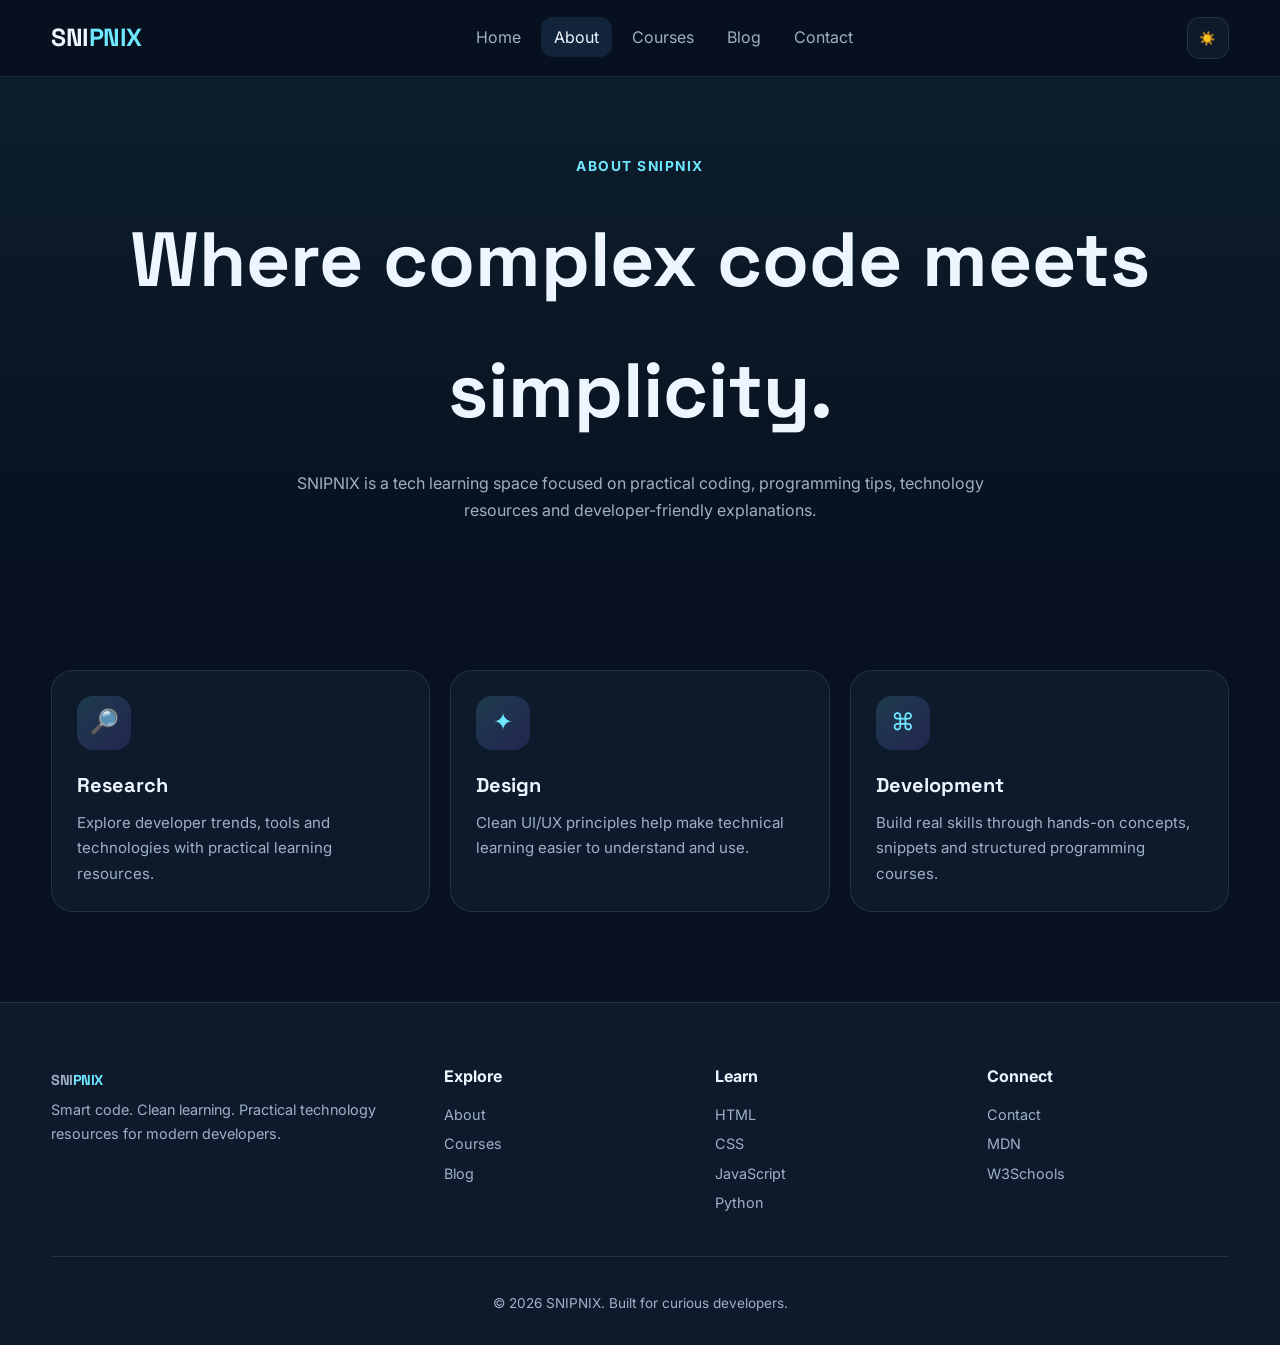
<file: About.html>
<!doctype html>
<html lang="en">

<head>
  <meta charset="utf-8">
  <meta name="viewport" content="width=device-width,initial-scale=1">
  <meta name="description" content="SNIPNIX — modern coding courses, tutorials and developer resources.">
  <title>About | SNIPNIX</title>
  <link rel="stylesheet" href="index.css">
      <link rel="icon" type="image/png" href="Snipnix_half_logo-removebg-preview.png">

  <link rel="stylesheet" href="https://cdnjs.cloudflare.com/ajax/libs/font-awesome/6.6.0/css/all.min.css">
</head>

<body>
  <header class="navbar">
    <div class="container nav-inner">
      <a class="brand" href="index.html">SNI<span>PNIX</span></a>
      <nav>
        <ul class="nav-links">
          <li><a class="" href="index.html">Home</a></li>
          <li><a class="active" href="About.html">About</a></li>
          <li><a class="" href="Services.html">Courses</a></li>
          <li><a class="" href="Blog.html">Blog</a></li>
          <li><a class="" href="Contact.html">Contact</a></li>
        </ul>
      </nav>
      <div class="nav-actions">
        <button id="theme-toggle" class="icon-btn" aria-label="Toggle theme">☀️</button>
        <button class="menu-btn" aria-label="Open menu" aria-expanded="false">☰</button>
      </div>
    </div>
  </header>
  <main>
    <section class="course-hero">
      <div class="container reveal"><span class="eyebrow">About SNIPNIX</span>
        <h1 style="font-family:Space Grotesk;font-size:clamp(2.5rem,6vw,4.8rem);margin:15px 0">Where complex code meets
          simplicity.</h1>
        <p style="color:var(--muted);max-width:760px;margin:auto">SNIPNIX is a tech learning space focused on practical
          coding, programming tips, technology resources and developer-friendly explanations.</p>
      </div>
    </section>
    <section class="section">
      <div class="container grid grid-3">
        <div class="card reveal">
          <div class="course-icon">🔎</div>
          <h3>Research</h3>
          <p>Explore developer trends, tools and technologies with practical learning resources.</p>
        </div>
        <div class="card reveal">
          <div class="course-icon">✦</div>
          <h3>Design</h3>
          <p>Clean UI/UX principles help make technical learning easier to understand and use.</p>
        </div>
        <div class="card reveal">
          <div class="course-icon">⌘</div>
          <h3>Development</h3>
          <p>Build real skills through hands-on concepts, snippets and structured programming courses.</p>
        </div>
      </div>
    </section>
  </main>
  <footer>
    <div class="container">
      <div class="footer-grid">
        <div><a class="brand" href="index.html">SNI<span>PNIX</span></a>
          <p>Smart code. Clean learning. Practical technology resources for modern developers.</p>
        </div>
        <div>
          <h4>Explore</h4><a href="About.html">About</a><a href="Services.html">Courses</a><a href="Blog.html">Blog</a>
        </div>
        <div>
          <h4>Learn</h4><a href="Htmlcourse.html">HTML</a><a href="Csscourse.html">CSS</a><a
            href="Jscourse.html">JavaScript</a><a href="Pythoncourse.html">Python</a>
        </div>
        <div>
          <h4>Connect</h4><a href="Contact.html">Contact</a><a href="https://developer.mozilla.org/"
            target="_blank">MDN</a><a href="https://www.w3schools.com/" target="_blank">W3Schools</a>
        </div>
      </div>
      <div class="copyright">© 2026 SNIPNIX. Built for curious developers.</div>
    </div>
  </footer>
  <script src="script.js"></script>
</body>

</html>
</file>
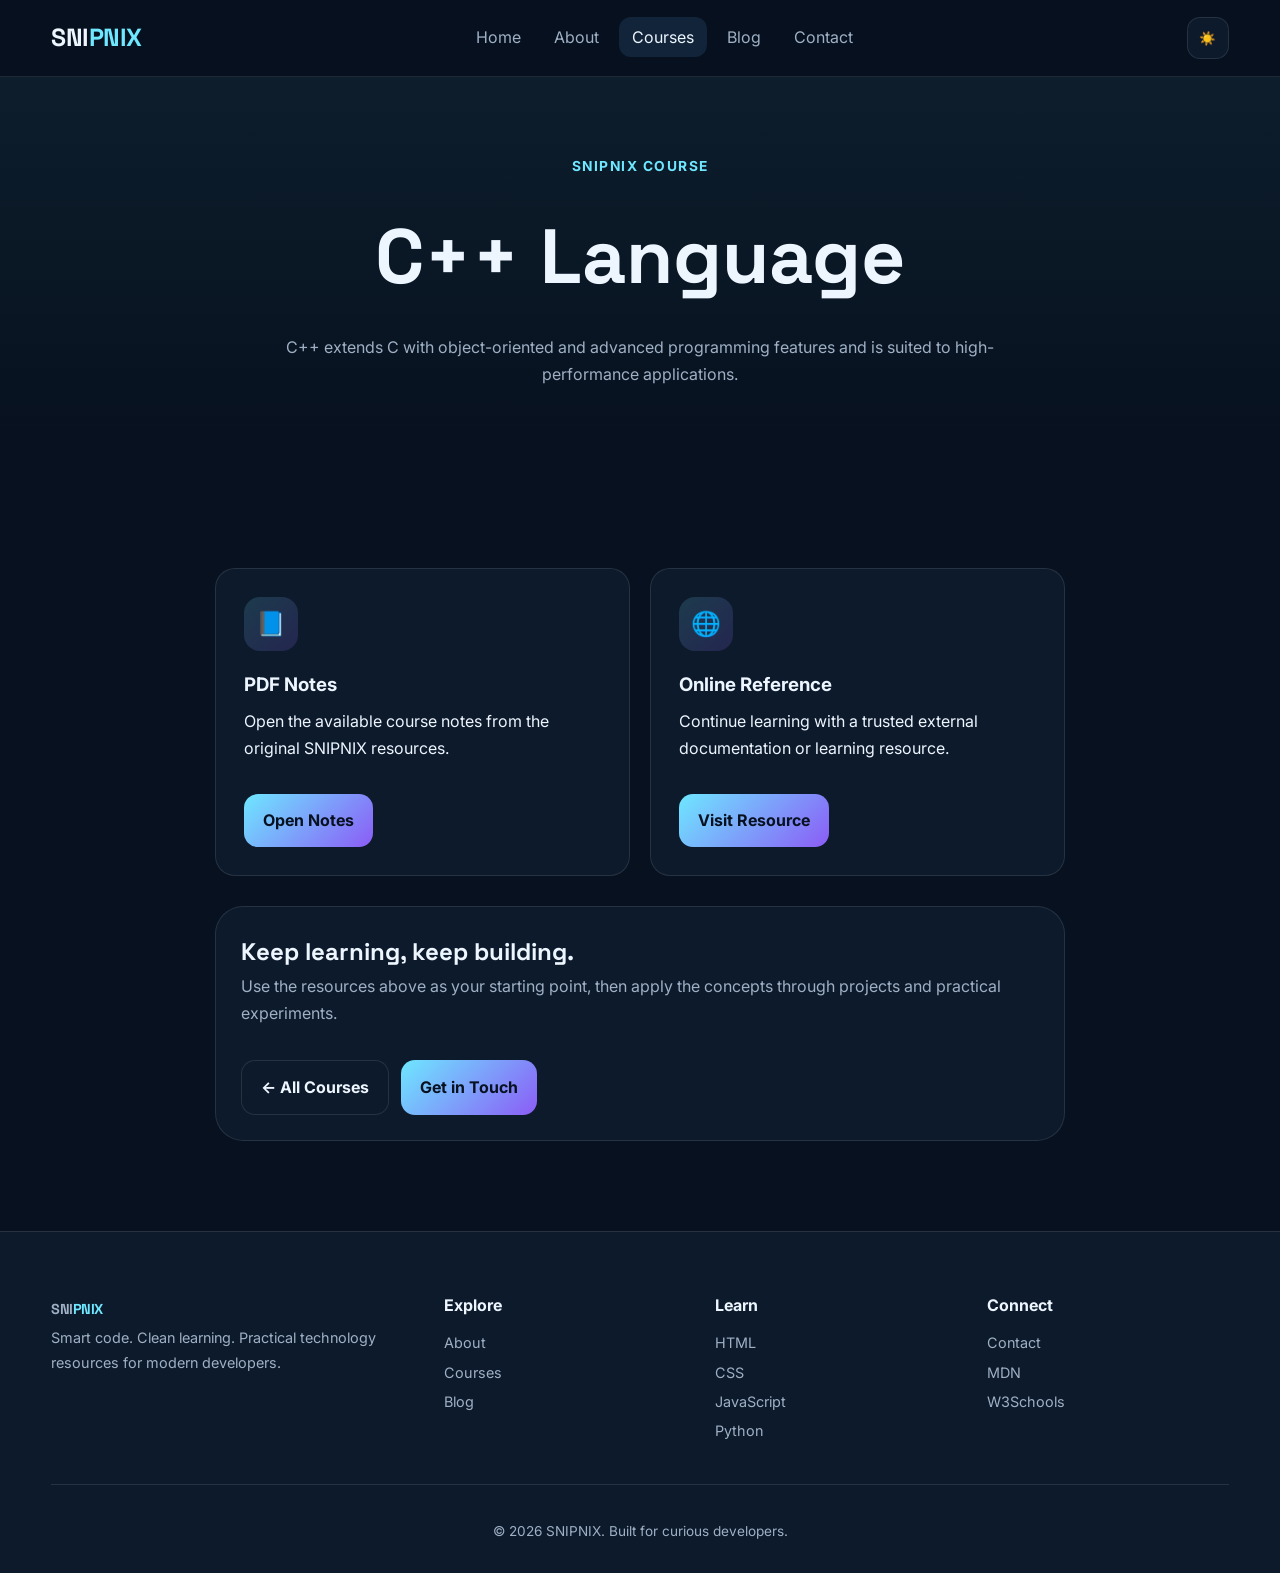
<file: C++course.html>
<!doctype html>
<html lang="en">

<head>
  <meta charset="utf-8">
  <meta name="viewport" content="width=device-width,initial-scale=1">
  <meta name="description" content="SNIPNIX — modern coding courses, tutorials and developer resources.">
  <title>C++ Language | SNIPNIX</title>
  <link rel="stylesheet" href="index.css">
      <link rel="icon" type="image/png" href="Snipnix_half_logo-removebg-preview.png">

  <link rel="stylesheet" href="https://cdnjs.cloudflare.com/ajax/libs/font-awesome/6.6.0/css/all.min.css">
</head>

<body>
  <header class="navbar">
    <div class="container nav-inner">
      <a class="brand" href="index.html">SNI<span>PNIX</span></a>
      <nav>
        <ul class="nav-links">
          <li><a class="" href="index.html">Home</a></li>
          <li><a class="" href="About.html">About</a></li>
          <li><a class="active" href="Services.html">Courses</a></li>
          <li><a class="" href="Blog.html">Blog</a></li>
          <li><a class="" href="Contact.html">Contact</a></li>
        </ul>
      </nav>
      <div class="nav-actions">
        <button id="theme-toggle" class="icon-btn" aria-label="Toggle theme">☀️</button>
        <button class="menu-btn" aria-label="Open menu" aria-expanded="false">☰</button>
      </div>
    </div>
  </header>
  <main>
    <section class="course-hero">
      <div class="container reveal"><span class="eyebrow">SNIPNIX COURSE</span>
        <h1 style="font-family:Space Grotesk;font-size:clamp(2.7rem,6vw,5rem);margin:12px 0">C++ Language</h1>
        <p style="color:var(--muted);max-width:800px;margin:auto">C++ extends C with object-oriented and advanced
          programming features and is suited to high-performance applications.</p>
      </div>
    </section>
    <section class="section">
      <div class="container course-content">
        <div class="resource-grid">
          <div class="resource reveal">
            <div class="course-icon">📘</div>
            <h3>PDF Notes</h3>
            <p>Open the available course notes from the original SNIPNIX resources.</p>
            <div class="actions"><a class="btn primary" href="C++ notes.pdf">Open Notes</a></div>
          </div>
          <div class="resource reveal">
            <div class="course-icon">🌐</div>
            <h3>Online Reference</h3>
            <p>Continue learning with a trusted external documentation or learning resource.</p>
            <div class="actions"><a class="btn primary" href="https://www.w3schools.com/cpp/default.asp" target="_blank"
                rel="noopener">Visit Resource</a></div>
          </div>
        </div>
        <div class="feature reveal" style="margin-top:30px;grid-template-columns:1fr">
          <div>
            <h2 style="font-family:Space Grotesk">Keep learning, keep building.</h2>
            <p style="color:var(--muted)">Use the resources above as your starting point, then apply the concepts
              through projects and practical experiments.</p>
            <div class="actions"><a class="btn secondary" href="Services.html">← All Courses</a><a class="btn primary"
                href="Contact.html">Get in Touch</a></div>
          </div>
        </div>
      </div>
    </section>
  </main>
  <footer>
    <div class="container">
      <div class="footer-grid">
        <div><a class="brand" href="index.html">SNI<span>PNIX</span></a>
          <p>Smart code. Clean learning. Practical technology resources for modern developers.</p>
        </div>
        <div>
          <h4>Explore</h4><a href="About.html">About</a><a href="Services.html">Courses</a><a href="Blog.html">Blog</a>
        </div>
        <div>
          <h4>Learn</h4><a href="Htmlcourse.html">HTML</a><a href="Csscourse.html">CSS</a><a
            href="Jscourse.html">JavaScript</a><a href="Pythoncourse.html">Python</a>
        </div>
        <div>
          <h4>Connect</h4><a href="Contact.html">Contact</a><a href="https://developer.mozilla.org/"
            target="_blank">MDN</a><a href="https://www.w3schools.com/" target="_blank">W3Schools</a>
        </div>
      </div>
      <div class="copyright">© 2026 SNIPNIX. Built for curious developers.</div>
    </div>
  </footer>
  <script src="script.js"></script>
</body>

</html>
</file>
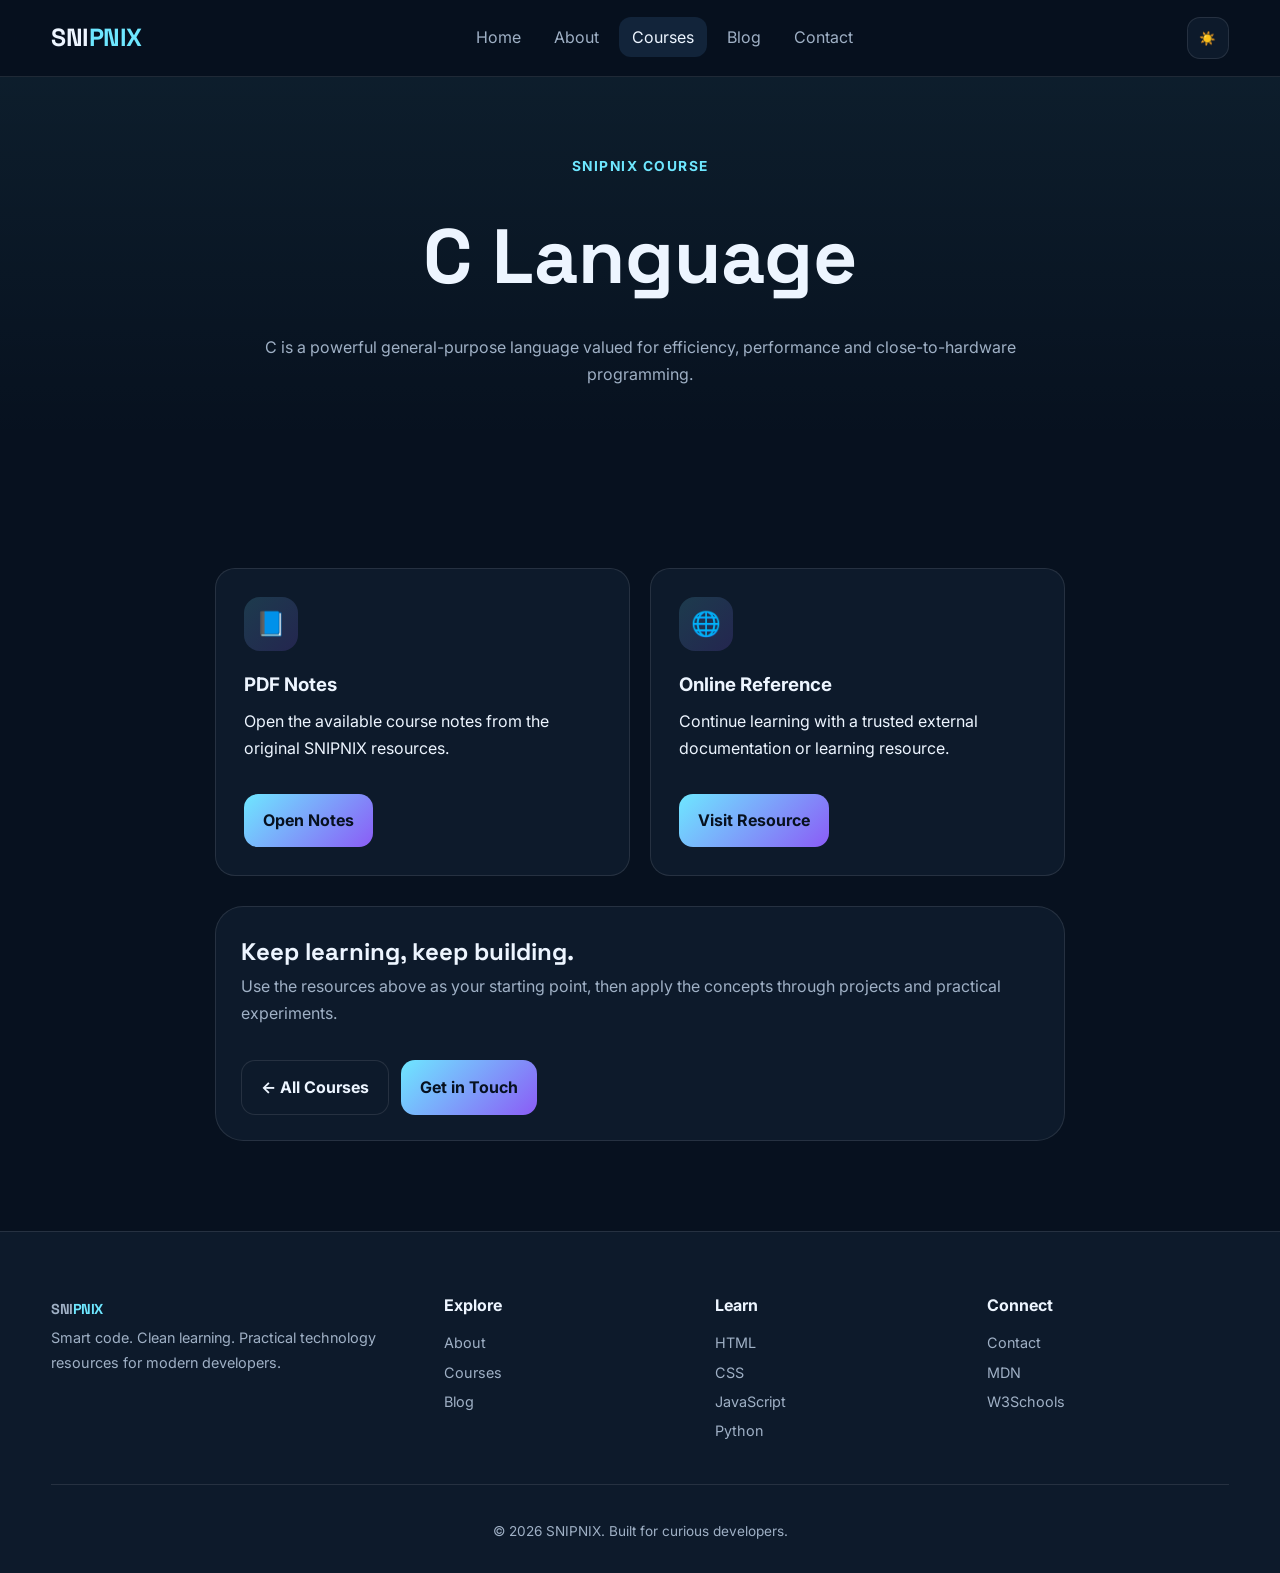
<file: Ccourse.html>
<!doctype html>
<html lang="en">

<head>
  <meta charset="utf-8">
  <meta name="viewport" content="width=device-width,initial-scale=1">
  <meta name="description" content="SNIPNIX — modern coding courses, tutorials and developer resources.">
  <title>C Language | SNIPNIX</title>
      <link rel="icon" type="image/png" href="Snipnix_half_logo-removebg-preview.png">

  <link rel="stylesheet" href="index.css">
  <link rel="stylesheet" href="https://cdnjs.cloudflare.com/ajax/libs/font-awesome/6.6.0/css/all.min.css">
</head>

<body>
  <header class="navbar">
    <div class="container nav-inner">
      <a class="brand" href="index.html">SNI<span>PNIX</span></a>
      <nav>
        <ul class="nav-links">
          <li><a class="" href="index.html">Home</a></li>
          <li><a class="" href="About.html">About</a></li>
          <li><a class="active" href="Services.html">Courses</a></li>
          <li><a class="" href="Blog.html">Blog</a></li>
          <li><a class="" href="Contact.html">Contact</a></li>
        </ul>
      </nav>
      <div class="nav-actions">
        <button id="theme-toggle" class="icon-btn" aria-label="Toggle theme">☀️</button>
        <button class="menu-btn" aria-label="Open menu" aria-expanded="false">☰</button>
      </div>
    </div>
  </header>
  <main>
    <section class="course-hero">
      <div class="container reveal"><span class="eyebrow">SNIPNIX COURSE</span>
        <h1 style="font-family:Space Grotesk;font-size:clamp(2.7rem,6vw,5rem);margin:12px 0">C Language</h1>
        <p style="color:var(--muted);max-width:800px;margin:auto">C is a powerful general-purpose language valued for
          efficiency, performance and close-to-hardware programming.</p>
      </div>
    </section>
    <section class="section">
      <div class="container course-content">
        <div class="resource-grid">
          <div class="resource reveal">
            <div class="course-icon">📘</div>
            <h3>PDF Notes</h3>
            <p>Open the available course notes from the original SNIPNIX resources.</p>
            <div class="actions"><a class="btn primary" href="C Notes.pdf">Open Notes</a></div>
          </div>
          <div class="resource reveal">
            <div class="course-icon">🌐</div>
            <h3>Online Reference</h3>
            <p>Continue learning with a trusted external documentation or learning resource.</p>
            <div class="actions"><a class="btn primary" href="https://www.w3schools.com/c/index.php" target="_blank"
                rel="noopener">Visit Resource</a></div>
          </div>
        </div>
        <div class="feature reveal" style="margin-top:30px;grid-template-columns:1fr">
          <div>
            <h2 style="font-family:Space Grotesk">Keep learning, keep building.</h2>
            <p style="color:var(--muted)">Use the resources above as your starting point, then apply the concepts
              through projects and practical experiments.</p>
            <div class="actions"><a class="btn secondary" href="Services.html">← All Courses</a><a class="btn primary"
                href="Contact.html">Get in Touch</a></div>
          </div>
        </div>
      </div>
    </section>
  </main>
  <footer>
    <div class="container">
      <div class="footer-grid">
        <div><a class="brand" href="index.html">SNI<span>PNIX</span></a>
          <p>Smart code. Clean learning. Practical technology resources for modern developers.</p>
        </div>
        <div>
          <h4>Explore</h4><a href="About.html">About</a><a href="Services.html">Courses</a><a href="Blog.html">Blog</a>
        </div>
        <div>
          <h4>Learn</h4><a href="Htmlcourse.html">HTML</a><a href="Csscourse.html">CSS</a><a
            href="Jscourse.html">JavaScript</a><a href="Pythoncourse.html">Python</a>
        </div>
        <div>
          <h4>Connect</h4><a href="Contact.html">Contact</a><a href="https://developer.mozilla.org/"
            target="_blank">MDN</a><a href="https://www.w3schools.com/" target="_blank">W3Schools</a>
        </div>
      </div>
      <div class="copyright">© 2026 SNIPNIX. Built for curious developers.</div>
    </div>
  </footer>
  <script src="script.js"></script>
</body>

</html>
</file>
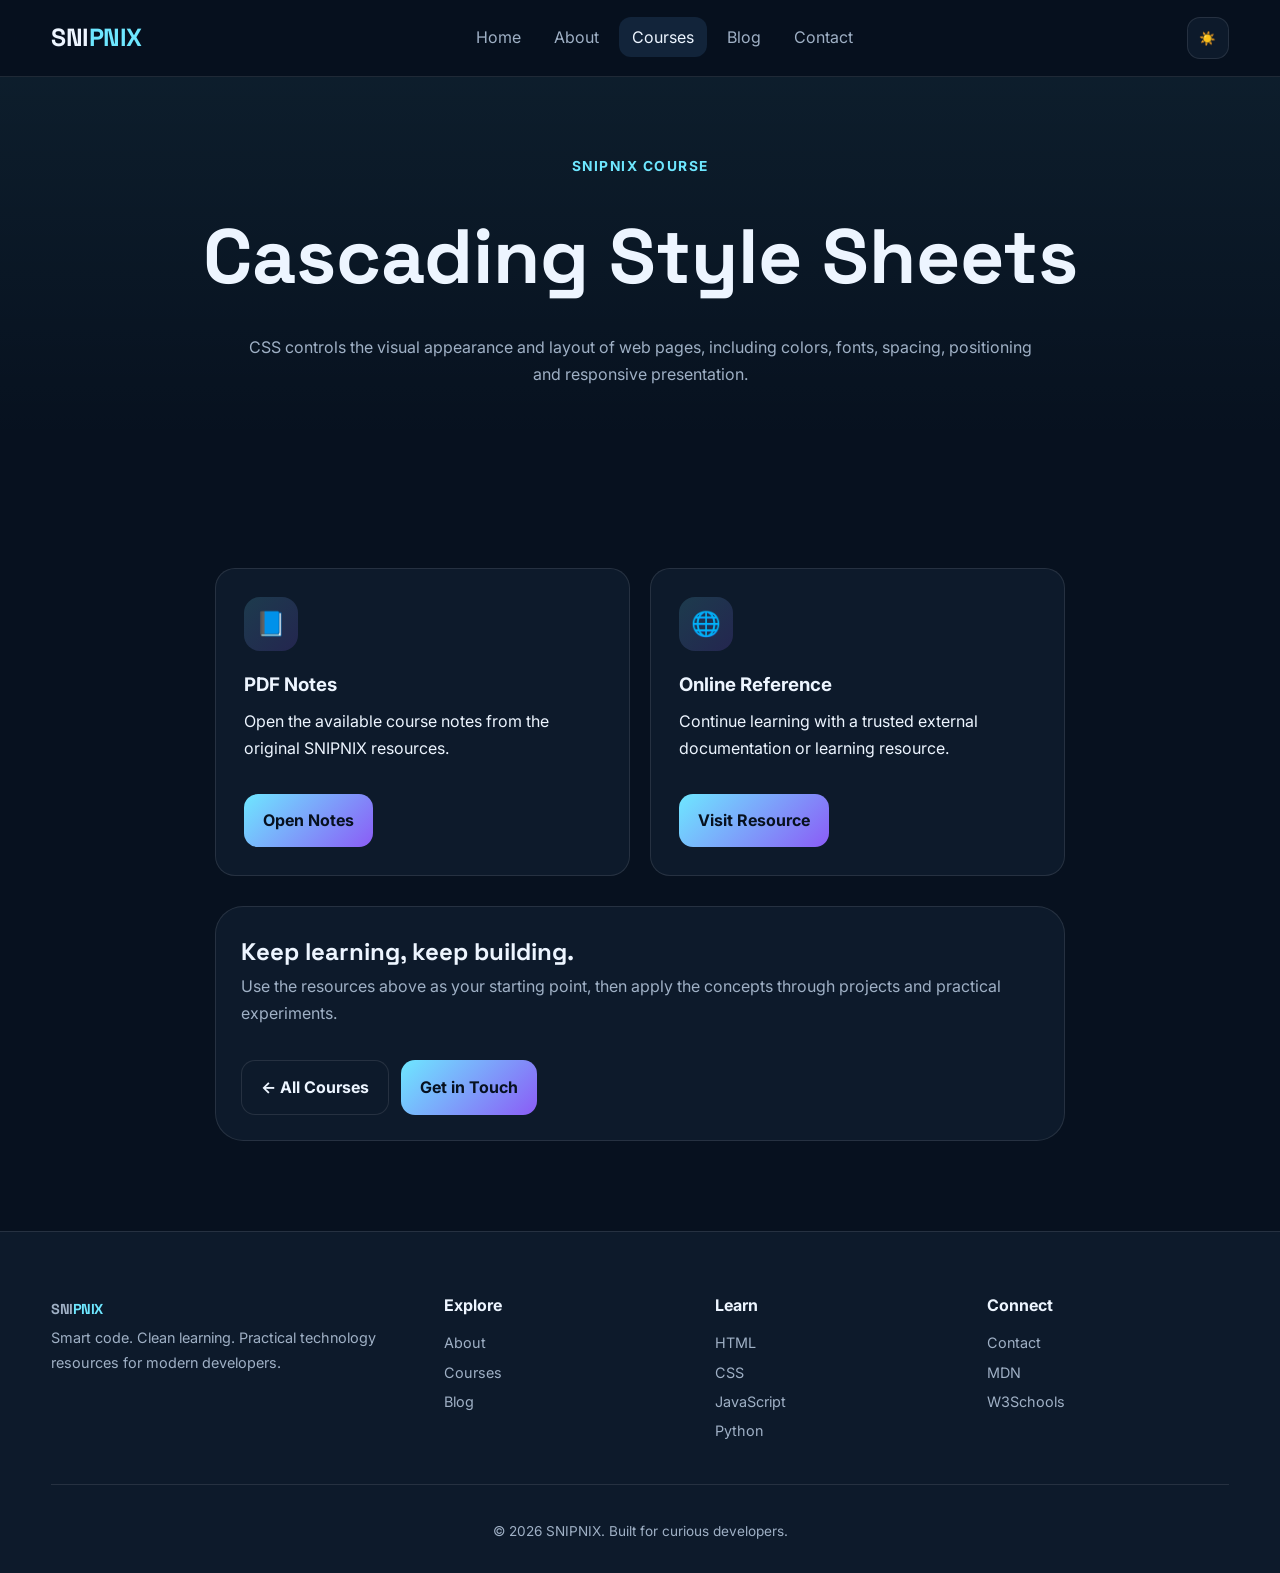
<file: Csscourse.html>
<!doctype html>
<html lang="en">

<head>
  <meta charset="utf-8">
  <meta name="viewport" content="width=device-width,initial-scale=1">
  <meta name="description" content="SNIPNIX — modern coding courses, tutorials and developer resources.">
  <title>Cascading Style Sheets | SNIPNIX</title>
  <link rel="stylesheet" href="index.css">
      <link rel="icon" type="image/png" href="Snipnix_half_logo-removebg-preview.png">

  <link rel="stylesheet" href="https://cdnjs.cloudflare.com/ajax/libs/font-awesome/6.6.0/css/all.min.css">
</head>

<body>
  <header class="navbar">
    <div class="container nav-inner">
      <a class="brand" href="index.html">SNI<span>PNIX</span></a>
      <nav>
        <ul class="nav-links">
          <li><a class="" href="index.html">Home</a></li>
          <li><a class="" href="About.html">About</a></li>
          <li><a class="active" href="Services.html">Courses</a></li>
          <li><a class="" href="Blog.html">Blog</a></li>
          <li><a class="" href="Contact.html">Contact</a></li>
        </ul>
      </nav>
      <div class="nav-actions">
        <button id="theme-toggle" class="icon-btn" aria-label="Toggle theme">☀️</button>
        <button class="menu-btn" aria-label="Open menu" aria-expanded="false">☰</button>
      </div>
    </div>
  </header>
  <main>
    <section class="course-hero">
      <div class="container reveal"><span class="eyebrow">SNIPNIX COURSE</span>
        <h1 style="font-family:Space Grotesk;font-size:clamp(2.7rem,6vw,5rem);margin:12px 0">Cascading Style Sheets</h1>
        <p style="color:var(--muted);max-width:800px;margin:auto">CSS controls the visual appearance and layout of web
          pages, including colors, fonts, spacing, positioning and responsive presentation.</p>
      </div>
    </section>
    <section class="section">
      <div class="container course-content">
        <div class="resource-grid">
          <div class="resource reveal">
            <div class="course-icon">📘</div>
            <h3>PDF Notes</h3>
            <p>Open the available course notes from the original SNIPNIX resources.</p>
            <div class="actions"><a class="btn primary" href="Css notes.pdf">Open Notes</a></div>
          </div>
          <div class="resource reveal">
            <div class="course-icon">🌐</div>
            <h3>Online Reference</h3>
            <p>Continue learning with a trusted external documentation or learning resource.</p>
            <div class="actions"><a class="btn primary" href="https://developer.mozilla.org/en-US/docs/Web/CSS"
                target="_blank" rel="noopener">Visit Resource</a></div>
          </div>
        </div>
        <div class="feature reveal" style="margin-top:30px;grid-template-columns:1fr">
          <div>
            <h2 style="font-family:Space Grotesk">Keep learning, keep building.</h2>
            <p style="color:var(--muted)">Use the resources above as your starting point, then apply the concepts
              through projects and practical experiments.</p>
            <div class="actions"><a class="btn secondary" href="Services.html">← All Courses</a><a class="btn primary"
                href="Contact.html">Get in Touch</a></div>
          </div>
        </div>
      </div>
    </section>
  </main>
  <footer>
    <div class="container">
      <div class="footer-grid">
        <div><a class="brand" href="index.html">SNI<span>PNIX</span></a>
          <p>Smart code. Clean learning. Practical technology resources for modern developers.</p>
        </div>
        <div>
          <h4>Explore</h4><a href="About.html">About</a><a href="Services.html">Courses</a><a href="Blog.html">Blog</a>
        </div>
        <div>
          <h4>Learn</h4><a href="Htmlcourse.html">HTML</a><a href="Csscourse.html">CSS</a><a
            href="Jscourse.html">JavaScript</a><a href="Pythoncourse.html">Python</a>
        </div>
        <div>
          <h4>Connect</h4><a href="Contact.html">Contact</a><a href="https://developer.mozilla.org/"
            target="_blank">MDN</a><a href="https://www.w3schools.com/" target="_blank">W3Schools</a>
        </div>
      </div>
      <div class="copyright">© 2026 SNIPNIX. Built for curious developers.</div>
    </div>
  </footer>
  <script src="script.js"></script>
</body>

</html>
</file>
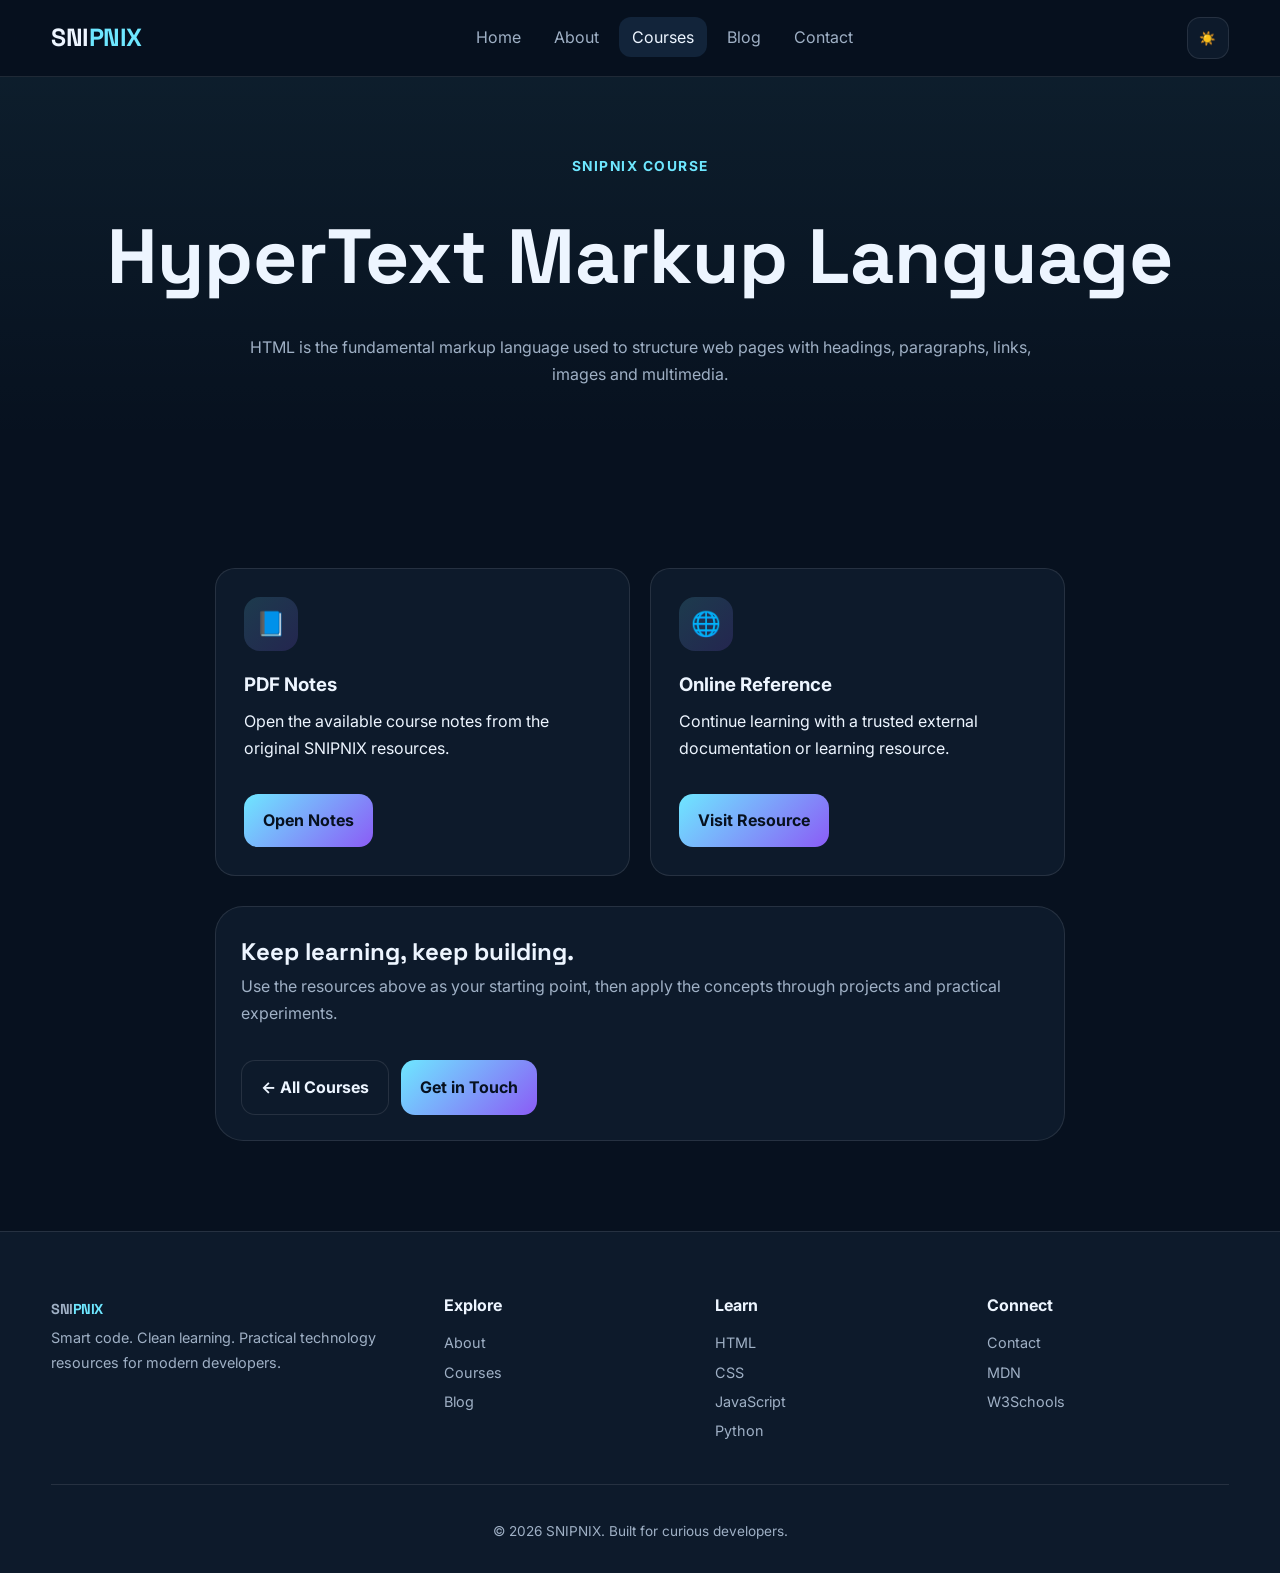
<file: Htmlcourse.html>
<!doctype html>
<html lang="en">

<head>
  <meta charset="utf-8">
  <meta name="viewport" content="width=device-width,initial-scale=1">
  <meta name="description" content="SNIPNIX — modern coding courses, tutorials and developer resources.">
  <title>HyperText Markup Language | SNIPNIX</title>
  <link rel="stylesheet" href="index.css">
      <link rel="icon" type="image/png" href="Snipnix_half_logo-removebg-preview.png">

  <link rel="stylesheet" href="https://cdnjs.cloudflare.com/ajax/libs/font-awesome/6.6.0/css/all.min.css">
</head>

<body>
  <header class="navbar">
    <div class="container nav-inner">
      <a class="brand" href="index.html">SNI<span>PNIX</span></a>
      <nav>
        <ul class="nav-links">
          <li><a class="" href="index.html">Home</a></li>
          <li><a class="" href="About.html">About</a></li>
          <li><a class="active" href="Services.html">Courses</a></li>
          <li><a class="" href="Blog.html">Blog</a></li>
          <li><a class="" href="Contact.html">Contact</a></li>
        </ul>
      </nav>
      <div class="nav-actions">
        <button id="theme-toggle" class="icon-btn" aria-label="Toggle theme">☀️</button>
        <button class="menu-btn" aria-label="Open menu" aria-expanded="false">☰</button>
      </div>
    </div>
  </header>
  <main>
    <section class="course-hero">
      <div class="container reveal"><span class="eyebrow">SNIPNIX COURSE</span>
        <h1 style="font-family:Space Grotesk;font-size:clamp(2.7rem,6vw,5rem);margin:12px 0">HyperText Markup Language
        </h1>
        <p style="color:var(--muted);max-width:800px;margin:auto">HTML is the fundamental markup language used to
          structure web pages with headings, paragraphs, links, images and multimedia.</p>
      </div>
    </section>
    <section class="section">
      <div class="container course-content">
        <div class="resource-grid">
          <div class="resource reveal">
            <div class="course-icon">📘</div>
            <h3>PDF Notes</h3>
            <p>Open the available course notes from the original SNIPNIX resources.</p>
            <div class="actions"><a class="btn primary" href="HTML Notes.pdf">Open Notes</a></div>
          </div>
          <div class="resource reveal">
            <div class="course-icon">🌐</div>
            <h3>Online Reference</h3>
            <p>Continue learning with a trusted external documentation or learning resource.</p>
            <div class="actions"><a class="btn primary" href="https://developer.mozilla.org/en-US/docs/Web/HTML"
                target="_blank" rel="noopener">Visit Resource</a></div>
          </div>
        </div>
        <div class="feature reveal" style="margin-top:30px;grid-template-columns:1fr">
          <div>
            <h2 style="font-family:Space Grotesk">Keep learning, keep building.</h2>
            <p style="color:var(--muted)">Use the resources above as your starting point, then apply the concepts
              through projects and practical experiments.</p>
            <div class="actions"><a class="btn secondary" href="Services.html">← All Courses</a><a class="btn primary"
                href="Contact.html">Get in Touch</a></div>
          </div>
        </div>
      </div>
    </section>
  </main>
  <footer>
    <div class="container">
      <div class="footer-grid">
        <div><a class="brand" href="index.html">SNI<span>PNIX</span></a>
          <p>Smart code. Clean learning. Practical technology resources for modern developers.</p>
        </div>
        <div>
          <h4>Explore</h4><a href="About.html">About</a><a href="Services.html">Courses</a><a href="Blog.html">Blog</a>
        </div>
        <div>
          <h4>Learn</h4><a href="Htmlcourse.html">HTML</a><a href="Csscourse.html">CSS</a><a
            href="Jscourse.html">JavaScript</a><a href="Pythoncourse.html">Python</a>
        </div>
        <div>
          <h4>Connect</h4><a href="Contact.html">Contact</a><a href="https://developer.mozilla.org/"
            target="_blank">MDN</a><a href="https://www.w3schools.com/" target="_blank">W3Schools</a>
        </div>
      </div>
      <div class="copyright">© 2026 SNIPNIX. Built for curious developers.</div>
    </div>
  </footer>
  <script src="script.js"></script>
</body>

</html>
</file>
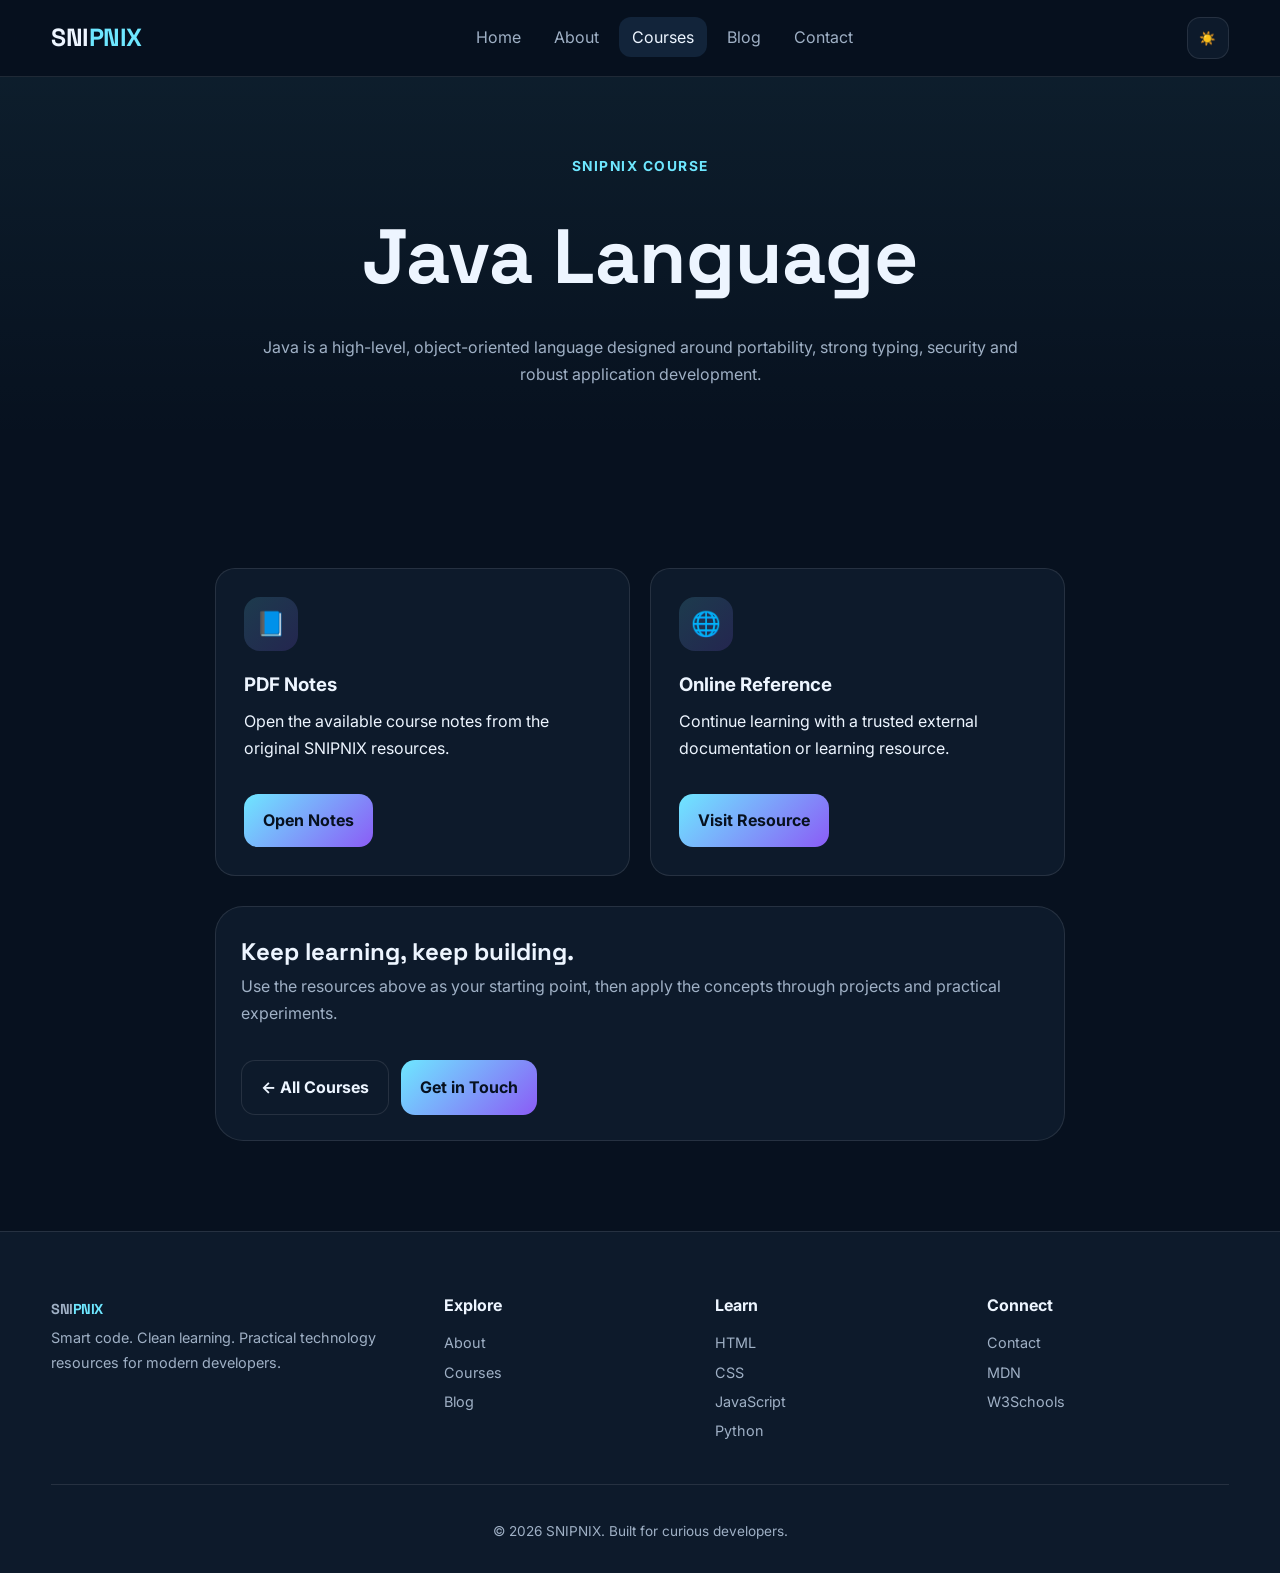
<file: Javacourse.html>
<!doctype html>
<html lang="en">

<head>
  <meta charset="utf-8">
  <meta name="viewport" content="width=device-width,initial-scale=1">
  <meta name="description" content="SNIPNIX — modern coding courses, tutorials and developer resources.">
  <title>Java Language | SNIPNIX</title>
  <link rel="stylesheet" href="index.css">
      <link rel="icon" type="image/png" href="Snipnix_half_logo-removebg-preview.png">

  <link rel="stylesheet" href="https://cdnjs.cloudflare.com/ajax/libs/font-awesome/6.6.0/css/all.min.css">
</head>

<body>
  <header class="navbar">
    <div class="container nav-inner">
      <a class="brand" href="index.html">SNI<span>PNIX</span></a>
      <nav>
        <ul class="nav-links">
          <li><a class="" href="index.html">Home</a></li>
          <li><a class="" href="About.html">About</a></li>
          <li><a class="active" href="Services.html">Courses</a></li>
          <li><a class="" href="Blog.html">Blog</a></li>
          <li><a class="" href="Contact.html">Contact</a></li>
        </ul>
      </nav>
      <div class="nav-actions">
        <button id="theme-toggle" class="icon-btn" aria-label="Toggle theme">☀️</button>
        <button class="menu-btn" aria-label="Open menu" aria-expanded="false">☰</button>
      </div>
    </div>
  </header>
  <main>
    <section class="course-hero">
      <div class="container reveal"><span class="eyebrow">SNIPNIX COURSE</span>
        <h1 style="font-family:Space Grotesk;font-size:clamp(2.7rem,6vw,5rem);margin:12px 0">Java Language</h1>
        <p style="color:var(--muted);max-width:800px;margin:auto">Java is a high-level, object-oriented language
          designed around portability, strong typing, security and robust application development.</p>
      </div>
    </section>
    <section class="section">
      <div class="container course-content">
        <div class="resource-grid">
          <div class="resource reveal">
            <div class="course-icon">📘</div>
            <h3>PDF Notes</h3>
            <p>Open the available course notes from the original SNIPNIX resources.</p>
            <div class="actions"><a class="btn primary" href="Java Complete Notes.pdf">Open Notes</a></div>
          </div>
          <div class="resource reveal">
            <div class="course-icon">🌐</div>
            <h3>Online Reference</h3>
            <p>Continue learning with a trusted external documentation or learning resource.</p>
            <div class="actions"><a class="btn primary" href="https://www.w3schools.com/java/" target="_blank"
                rel="noopener">Visit Resource</a></div>
          </div>
        </div>
        <div class="feature reveal" style="margin-top:30px;grid-template-columns:1fr">
          <div>
            <h2 style="font-family:Space Grotesk">Keep learning, keep building.</h2>
            <p style="color:var(--muted)">Use the resources above as your starting point, then apply the concepts
              through projects and practical experiments.</p>
            <div class="actions"><a class="btn secondary" href="Services.html">← All Courses</a><a class="btn primary"
                href="Contact.html">Get in Touch</a></div>
          </div>
        </div>
      </div>
    </section>
  </main>
  <footer>
    <div class="container">
      <div class="footer-grid">
        <div><a class="brand" href="index.html">SNI<span>PNIX</span></a>
          <p>Smart code. Clean learning. Practical technology resources for modern developers.</p>
        </div>
        <div>
          <h4>Explore</h4><a href="About.html">About</a><a href="Services.html">Courses</a><a href="Blog.html">Blog</a>
        </div>
        <div>
          <h4>Learn</h4><a href="Htmlcourse.html">HTML</a><a href="Csscourse.html">CSS</a><a
            href="Jscourse.html">JavaScript</a><a href="Pythoncourse.html">Python</a>
        </div>
        <div>
          <h4>Connect</h4><a href="Contact.html">Contact</a><a href="https://developer.mozilla.org/"
            target="_blank">MDN</a><a href="https://www.w3schools.com/" target="_blank">W3Schools</a>
        </div>
      </div>
      <div class="copyright">© 2026 SNIPNIX. Built for curious developers.</div>
    </div>
  </footer>
  <script src="script.js"></script>
</body>

</html>
</file>
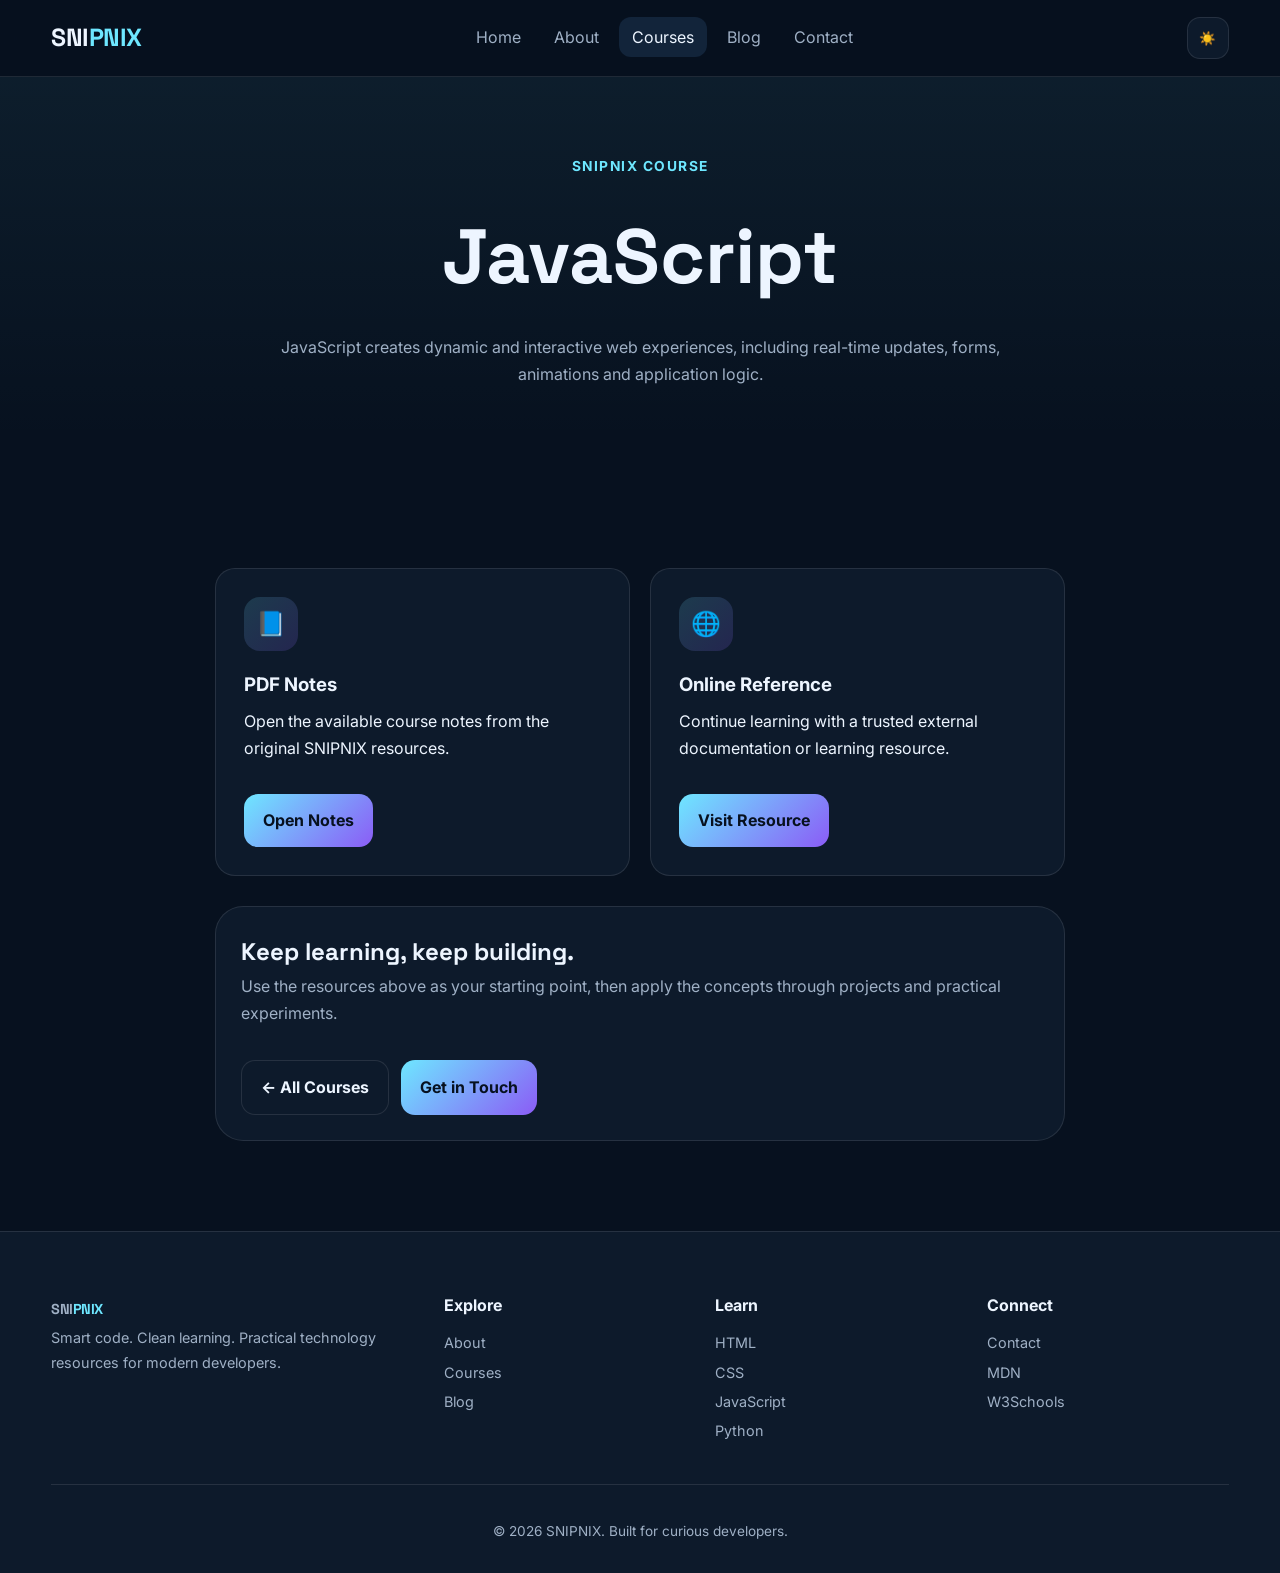
<file: Jscourse.html>
<!doctype html>
<html lang="en">

<head>
  <meta charset="utf-8">
  <meta name="viewport" content="width=device-width,initial-scale=1">
  <meta name="description" content="SNIPNIX — modern coding courses, tutorials and developer resources.">
  <title>JavaScript | SNIPNIX</title>
  <link rel="stylesheet" href="index.css">
      <link rel="icon" type="image/png" href="Snipnix_half_logo-removebg-preview.png">

  <link rel="stylesheet" href="https://cdnjs.cloudflare.com/ajax/libs/font-awesome/6.6.0/css/all.min.css">
</head>

<body>
  <header class="navbar">
    <div class="container nav-inner">
      <a class="brand" href="index.html">SNI<span>PNIX</span></a>
      <nav>
        <ul class="nav-links">
          <li><a class="" href="index.html">Home</a></li>
          <li><a class="" href="About.html">About</a></li>
          <li><a class="active" href="Services.html">Courses</a></li>
          <li><a class="" href="Blog.html">Blog</a></li>
          <li><a class="" href="Contact.html">Contact</a></li>
        </ul>
      </nav>
      <div class="nav-actions">
        <button id="theme-toggle" class="icon-btn" aria-label="Toggle theme">☀️</button>
        <button class="menu-btn" aria-label="Open menu" aria-expanded="false">☰</button>
      </div>
    </div>
  </header>
  <main>
    <section class="course-hero">
      <div class="container reveal"><span class="eyebrow">SNIPNIX COURSE</span>
        <h1 style="font-family:Space Grotesk;font-size:clamp(2.7rem,6vw,5rem);margin:12px 0">JavaScript</h1>
        <p style="color:var(--muted);max-width:800px;margin:auto">JavaScript creates dynamic and interactive web
          experiences, including real-time updates, forms, animations and application logic.</p>
      </div>
    </section>
    <section class="section">
      <div class="container course-content">
        <div class="resource-grid">
          <div class="resource reveal">
            <div class="course-icon">📘</div>
            <h3>PDF Notes</h3>
            <p>Open the available course notes from the original SNIPNIX resources.</p>
            <div class="actions"><a class="btn primary" href="JavaScript Notes.pdf">Open Notes</a></div>
          </div>
          <div class="resource reveal">
            <div class="course-icon">🌐</div>
            <h3>Online Reference</h3>
            <p>Continue learning with a trusted external documentation or learning resource.</p>
            <div class="actions"><a class="btn primary" href="https://developer.mozilla.org/en-US/docs/Web/JavaScript"
                target="_blank" rel="noopener">Visit Resource</a></div>
          </div>
        </div>
        <div class="feature reveal" style="margin-top:30px;grid-template-columns:1fr">
          <div>
            <h2 style="font-family:Space Grotesk">Keep learning, keep building.</h2>
            <p style="color:var(--muted)">Use the resources above as your starting point, then apply the concepts
              through projects and practical experiments.</p>
            <div class="actions"><a class="btn secondary" href="Services.html">← All Courses</a><a class="btn primary"
                href="Contact.html">Get in Touch</a></div>
          </div>
        </div>
      </div>
    </section>
  </main>
  <footer>
    <div class="container">
      <div class="footer-grid">
        <div><a class="brand" href="index.html">SNI<span>PNIX</span></a>
          <p>Smart code. Clean learning. Practical technology resources for modern developers.</p>
        </div>
        <div>
          <h4>Explore</h4><a href="About.html">About</a><a href="Services.html">Courses</a><a href="Blog.html">Blog</a>
        </div>
        <div>
          <h4>Learn</h4><a href="Htmlcourse.html">HTML</a><a href="Csscourse.html">CSS</a><a
            href="Jscourse.html">JavaScript</a><a href="Pythoncourse.html">Python</a>
        </div>
        <div>
          <h4>Connect</h4><a href="Contact.html">Contact</a><a href="https://developer.mozilla.org/"
            target="_blank">MDN</a><a href="https://www.w3schools.com/" target="_blank">W3Schools</a>
        </div>
      </div>
      <div class="copyright">© 2026 SNIPNIX. Built for curious developers.</div>
    </div>
  </footer>
  <script src="script.js"></script>
</body>

</html>
</file>
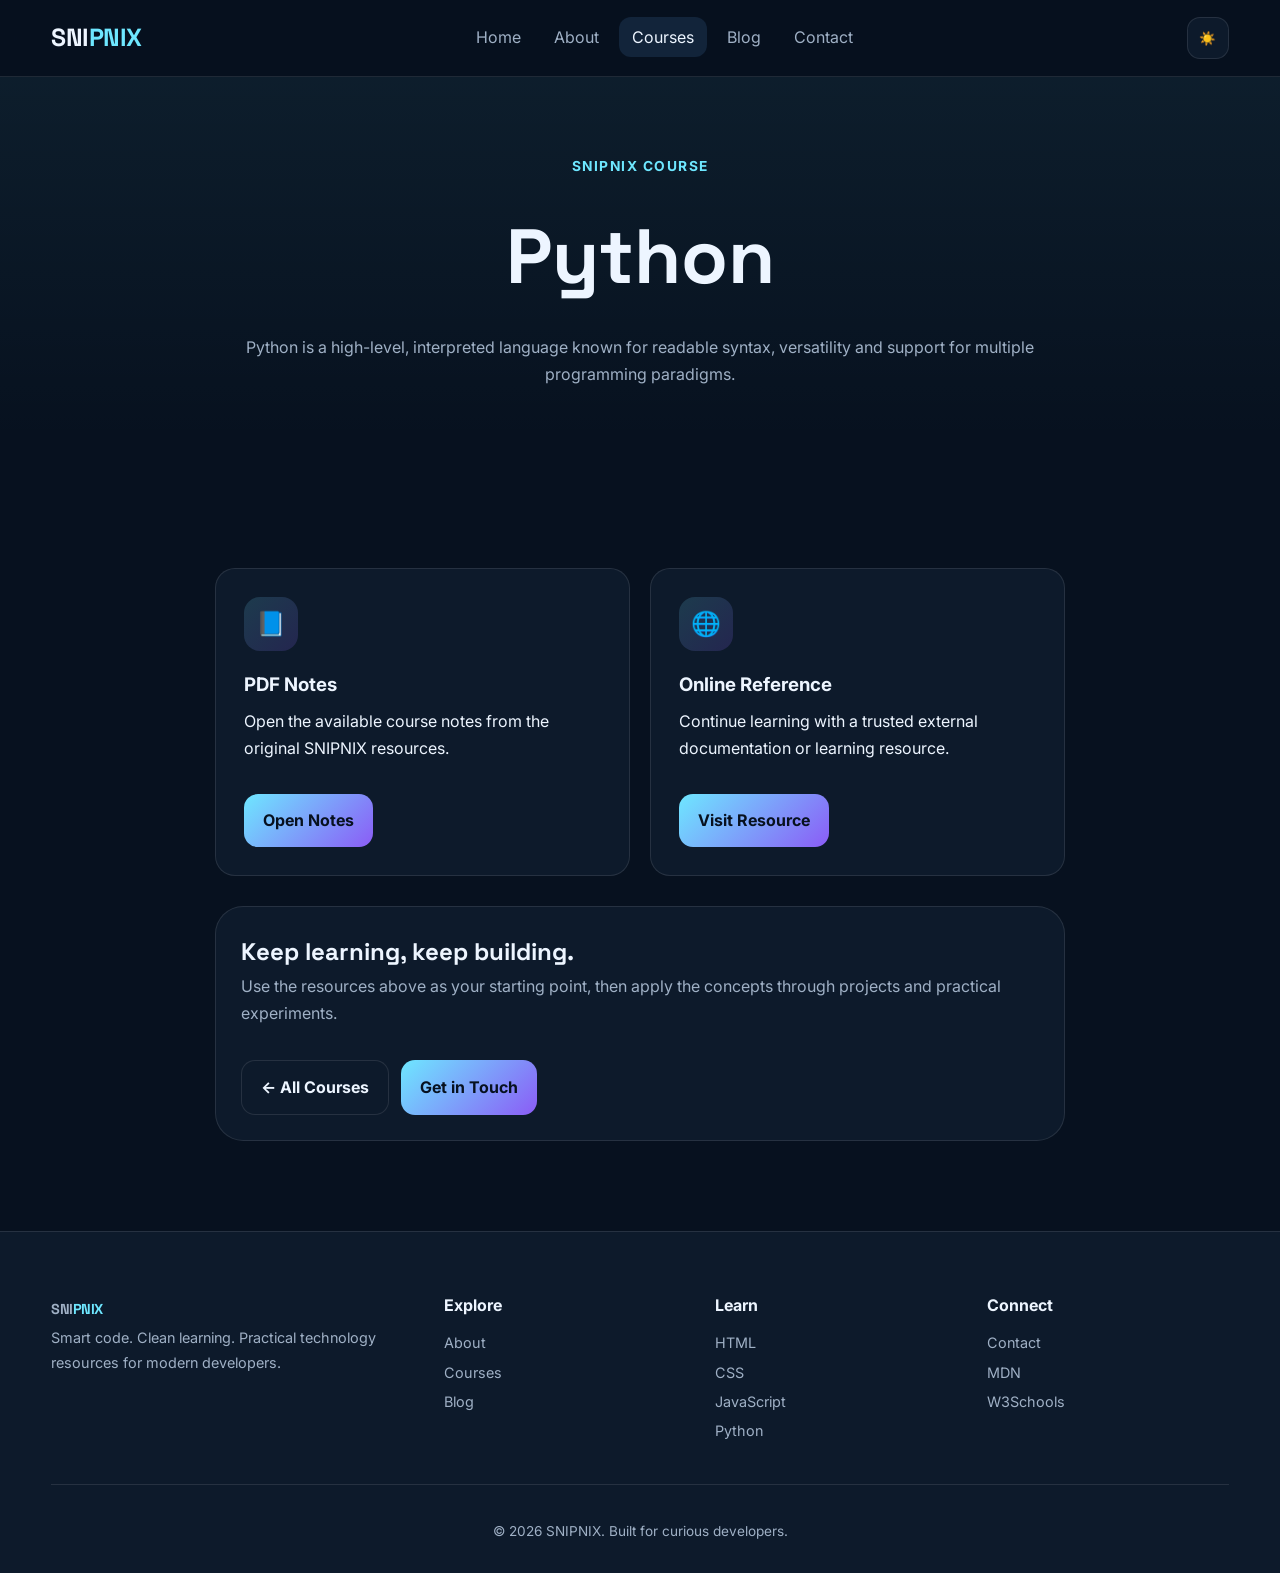
<file: Pythoncourse.html>
<!doctype html>
<html lang="en">

<head>
  <meta charset="utf-8">
  <meta name="viewport" content="width=device-width,initial-scale=1">
  <meta name="description" content="SNIPNIX — modern coding courses, tutorials and developer resources.">
  <title>Python | SNIPNIX</title>
  <link rel="stylesheet" href="index.css">
      <link rel="icon" type="image/png" href="Snipnix_half_logo-removebg-preview.png">

  <link rel="stylesheet" href="https://cdnjs.cloudflare.com/ajax/libs/font-awesome/6.6.0/css/all.min.css">
</head>

<body>
  <header class="navbar">
    <div class="container nav-inner">
      <a class="brand" href="index.html">SNI<span>PNIX</span></a>
      <nav>
        <ul class="nav-links">
          <li><a class="" href="index.html">Home</a></li>
          <li><a class="" href="About.html">About</a></li>
          <li><a class="active" href="Services.html">Courses</a></li>
          <li><a class="" href="Blog.html">Blog</a></li>
          <li><a class="" href="Contact.html">Contact</a></li>
        </ul>
      </nav>
      <div class="nav-actions">
        <button id="theme-toggle" class="icon-btn" aria-label="Toggle theme">☀️</button>
        <button class="menu-btn" aria-label="Open menu" aria-expanded="false">☰</button>
      </div>
    </div>
  </header>
  <main>
    <section class="course-hero">
      <div class="container reveal"><span class="eyebrow">SNIPNIX COURSE</span>
        <h1 style="font-family:Space Grotesk;font-size:clamp(2.7rem,6vw,5rem);margin:12px 0">Python</h1>
        <p style="color:var(--muted);max-width:800px;margin:auto">Python is a high-level, interpreted language known for
          readable syntax, versatility and support for multiple programming paradigms.</p>
      </div>
    </section>
    <section class="section">
      <div class="container course-content">
        <div class="resource-grid">
          <div class="resource reveal">
            <div class="course-icon">📘</div>
            <h3>PDF Notes</h3>
            <p>Open the available course notes from the original SNIPNIX resources.</p>
            <div class="actions"><a class="btn primary" href="Python notes.pdf">Open Notes</a></div>
          </div>
          <div class="resource reveal">
            <div class="course-icon">🌐</div>
            <h3>Online Reference</h3>
            <p>Continue learning with a trusted external documentation or learning resource.</p>
            <div class="actions"><a class="btn primary" href="https://www.w3schools.com/python/" target="_blank"
                rel="noopener">Visit Resource</a></div>
          </div>
        </div>
        <div class="feature reveal" style="margin-top:30px;grid-template-columns:1fr">
          <div>
            <h2 style="font-family:Space Grotesk">Keep learning, keep building.</h2>
            <p style="color:var(--muted)">Use the resources above as your starting point, then apply the concepts
              through projects and practical experiments.</p>
            <div class="actions"><a class="btn secondary" href="Services.html">← All Courses</a><a class="btn primary"
                href="Contact.html">Get in Touch</a></div>
          </div>
        </div>
      </div>
    </section>
  </main>
  <footer>
    <div class="container">
      <div class="footer-grid">
        <div><a class="brand" href="index.html">SNI<span>PNIX</span></a>
          <p>Smart code. Clean learning. Practical technology resources for modern developers.</p>
        </div>
        <div>
          <h4>Explore</h4><a href="About.html">About</a><a href="Services.html">Courses</a><a href="Blog.html">Blog</a>
        </div>
        <div>
          <h4>Learn</h4><a href="Htmlcourse.html">HTML</a><a href="Csscourse.html">CSS</a><a
            href="Jscourse.html">JavaScript</a><a href="Pythoncourse.html">Python</a>
        </div>
        <div>
          <h4>Connect</h4><a href="Contact.html">Contact</a><a href="https://developer.mozilla.org/"
            target="_blank">MDN</a><a href="https://www.w3schools.com/" target="_blank">W3Schools</a>
        </div>
      </div>
      <div class="copyright">© 2026 SNIPNIX. Built for curious developers.</div>
    </div>
  </footer>
  <script src="script.js"></script>
</body>

</html>
</file>
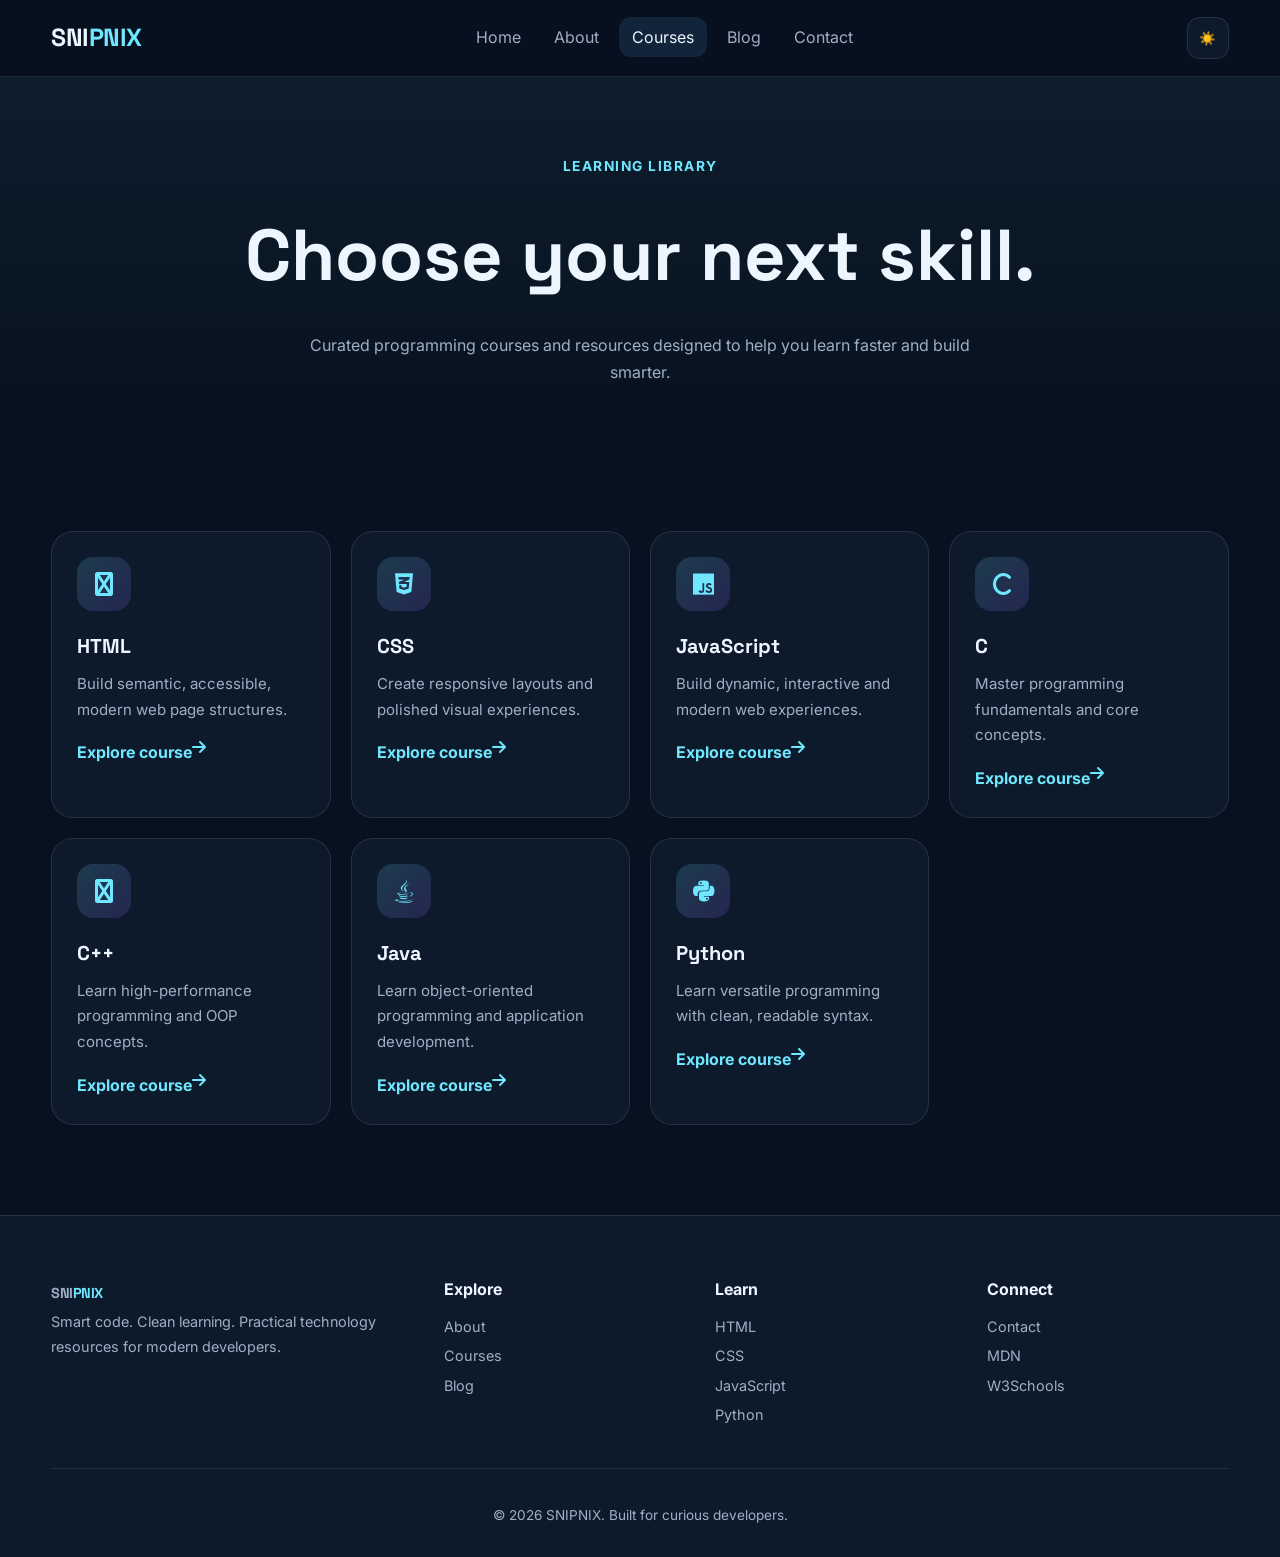
<file: Services.html>
<!doctype html>
<html lang="en">

<head>
  <meta charset="utf-8">
  <meta name="viewport" content="width=device-width,initial-scale=1">
  <meta name="description" content="SNIPNIX — modern coding courses, tutorials and developer resources.">
  <title>Courses | SNIPNIX</title>
  <link rel="stylesheet" href="index.css">
      <link rel="icon" type="image/png" href="Snipnix_half_logo-removebg-preview.png">

  <link rel="stylesheet" href="https://cdnjs.cloudflare.com/ajax/libs/font-awesome/6.6.0/css/all.min.css">
</head>

<body>
  <header class="navbar">
    <div class="container nav-inner">
      <a class="brand" href="index.html">SNI<span>PNIX</span></a>
      <nav>
        <ul class="nav-links">
          <li><a class="" href="index.html">Home</a></li>
          <li><a class="" href="About.html">About</a></li>
          <li><a class="active" href="Services.html">Courses</a></li>
          <li><a class="" href="Blog.html">Blog</a></li>
          <li><a class="" href="Contact.html">Contact</a></li>
        </ul>
      </nav>
      <div class="nav-actions">
        <button id="theme-toggle" class="icon-btn" aria-label="Toggle theme">☀️</button>
        <button class="menu-btn" aria-label="Open menu" aria-expanded="false">☰</button>
      </div>
    </div>
  </header>
  <main>
    <section class="course-hero">
      <div class="container reveal"><span class="eyebrow">Learning Library</span>
        <h1 style="font-family:Space Grotesk;font-size:clamp(2.5rem,6vw,4.5rem);margin:15px 0">Choose your next skill.
        </h1>
        <p style="color:var(--muted);max-width:720px;margin:auto">Curated programming courses and resources designed to
          help you learn faster and build smarter.</p>
      </div>
    </section>
    <section class="section">
      <div class="container">
        <div class="grid grid-4">
          <article class="card reveal">
            <div class="course-icon"><i class="fa-brands fa-code" onerror="this.style.display='none'"></i></div>
            <h3>HTML</h3>
            <p>Build semantic, accessible, modern web page structures.</p><a class="link" href="Htmlcourse.html">Explore
              course <i class="fa-solid fa-arrow-right"></i></a>
          </article>
          <article class="card reveal">
            <div class="course-icon"><i class="fa-brands fa-css3-alt" onerror="this.style.display='none'"></i></div>
            <h3>CSS</h3>
            <p>Create responsive layouts and polished visual experiences.</p><a class="link"
              href="Csscourse.html">Explore course <i class="fa-solid fa-arrow-right"></i></a>
          </article>
          <article class="card reveal">
            <div class="course-icon"><i class="fa-brands fa-js" onerror="this.style.display='none'"></i></div>
            <h3>JavaScript</h3>
            <p>Build dynamic, interactive and modern web experiences.</p><a class="link" href="Jscourse.html">Explore
              course <i class="fa-solid fa-arrow-right"></i></a>
          </article>
          <article class="card reveal">
            <div class="course-icon"><i class="fa-brands fa-c" onerror="this.style.display='none'"></i></div>
            <h3>C</h3>
            <p>Master programming fundamentals and core concepts.</p><a class="link" href="Ccourse.html">Explore course
              <i class="fa-solid fa-arrow-right"></i></a>
          </article>
          <article class="card reveal">
            <div class="course-icon"><i class="fa-brands fa-code" onerror="this.style.display='none'"></i></div>
            <h3>C++</h3>
            <p>Learn high-performance programming and OOP concepts.</p><a class="link" href="C++course.html">Explore
              course <i class="fa-solid fa-arrow-right"></i></a>
          </article>
          <article class="card reveal">
            <div class="course-icon"><i class="fa-brands fa-java" onerror="this.style.display='none'"></i></div>
            <h3>Java</h3>
            <p>Learn object-oriented programming and application development.</p><a class="link"
              href="Javacourse.html">Explore course <i class="fa-solid fa-arrow-right"></i></a>
          </article>
          <article class="card reveal">
            <div class="course-icon"><i class="fa-brands fa-python" onerror="this.style.display='none'"></i></div>
            <h3>Python</h3>
            <p>Learn versatile programming with clean, readable syntax.</p><a class="link"
              href="Pythoncourse.html">Explore course <i class="fa-solid fa-arrow-right"></i></a>
          </article>
        </div>
      </div>
    </section>
  </main>
  <footer>
    <div class="container">
      <div class="footer-grid">
        <div><a class="brand" href="index.html">SNI<span>PNIX</span></a>
          <p>Smart code. Clean learning. Practical technology resources for modern developers.</p>
        </div>
        <div>
          <h4>Explore</h4><a href="About.html">About</a><a href="Services.html">Courses</a><a href="Blog.html">Blog</a>
        </div>
        <div>
          <h4>Learn</h4><a href="Htmlcourse.html">HTML</a><a href="Csscourse.html">CSS</a><a
            href="Jscourse.html">JavaScript</a><a href="Pythoncourse.html">Python</a>
        </div>
        <div>
          <h4>Connect</h4><a href="Contact.html">Contact</a><a href="https://developer.mozilla.org/"
            target="_blank">MDN</a><a href="https://www.w3schools.com/" target="_blank">W3Schools</a>
        </div>
      </div>
      <div class="copyright">© 2026 SNIPNIX. Built for curious developers.</div>
    </div>
  </footer>
  <script src="script.js"></script>
</body>

</html>
</file>
<file: index.css>
@import url('https://fonts.googleapis.com/css2?family=Inter:wght@400;500;600;700;800&family=Space+Grotesk:wght@500;600;700&display=swap');

:root{
  --bg:#07111f; --surface:#0d1a2b; --surface2:#12243a; --text:#edf5ff;
  --muted:#9fb0c5; --primary:#6ee7ff; --secondary:#8b5cf6; --border:rgba(255,255,255,.10);
  --shadow:0 24px 80px rgba(0,0,0,.28); --radius:22px;
}
body.light{
  --bg:#f5f8fc; --surface:#fff; --surface2:#eef4fa; --text:#102033;
  --muted:#5d6c7e; --border:rgba(16,32,51,.10); --shadow:0 24px 70px rgba(25,45,70,.12);
}
*{box-sizing:border-box;margin:0;padding:0}
html{scroll-behavior:smooth}
body{font-family:Inter,sans-serif;background:var(--bg);color:var(--text);line-height:1.7;overflow-x:hidden}
a{text-decoration:none;color:inherit}
img{max-width:100%;display:block}
.container{width:min(1180px,92%);margin:auto}
.navbar{position:sticky;top:0;z-index:1000;backdrop-filter:blur(18px);background:color-mix(in srgb,var(--bg) 78%,transparent);border-bottom:1px solid var(--border)}
.nav-inner{height:76px;display:flex;align-items:center;justify-content:space-between;gap:25px}
.brand{font-family:"Space Grotesk";font-size:1.55rem;font-weight:700;letter-spacing:-.5px}
.brand span{color:var(--primary)}
.nav-links{display:flex;align-items:center;gap:7px;list-style:none}
.nav-links a{padding:10px 13px;color:var(--muted);border-radius:12px;transition:.25s}
.nav-links a:hover,.nav-links a.active{color:var(--text);background:var(--surface2)}
.nav-actions{display:flex;align-items:center;gap:10px}
.icon-btn,.menu-btn{border:1px solid var(--border);background:var(--surface);color:var(--text);width:42px;height:42px;border-radius:13px;cursor:pointer}
.menu-btn{display:none}
.hero{position:relative;padding:105px 0 100px;overflow:hidden}
.hero:before{content:"";position:absolute;width:520px;height:520px;background:var(--secondary);filter:blur(130px);opacity:.18;right:-180px;top:-180px}
.hero-grid{display:grid;grid-template-columns:1.05fr .95fr;gap:65px;align-items:center}
.eyebrow{display:inline-flex;gap:8px;align-items:center;color:var(--primary);font-weight:700;font-size:.86rem;text-transform:uppercase;letter-spacing:1.5px}
.hero h1{font-family:"Space Grotesk";font-size:clamp(3rem,7vw,6.3rem);line-height:.96;margin:18px 0 25px;letter-spacing:-4px}
.gradient{background:linear-gradient(100deg,var(--primary),#a78bfa);-webkit-background-clip:text;color:transparent}
.hero p,.section-head p{color:var(--muted);max-width:680px;font-size:1.05rem}
.actions{display:flex;gap:12px;flex-wrap:wrap;margin-top:32px}
.btn{display:inline-flex;align-items:center;justify-content:center;gap:9px;padding:13px 19px;border-radius:14px;border:1px solid var(--border);font-weight:700;transition:.25s;cursor:pointer}
.btn.primary{background:linear-gradient(135deg,var(--primary),#8b5cf6);color:#07111f;border:0}
.btn.secondary{background:var(--surface)}
.btn:hover{transform:translateY(-3px);box-shadow:0 14px 35px rgba(0,0,0,.18)}
.hero-visual{position:relative}
.hero-card{border:1px solid var(--border);background:linear-gradient(145deg,var(--surface),var(--surface2));padding:18px;border-radius:30px;box-shadow:var(--shadow);transform:rotate(1deg)}
.hero-card img{width:100%;aspect-ratio:1/1;object-fit:cover;border-radius:20px}
.float{position:absolute;bottom:25px;left:-25px;background:var(--surface);border:1px solid var(--border);padding:16px 19px;border-radius:17px;box-shadow:var(--shadow);animation:float 4s ease-in-out infinite}
.section{padding:90px 0}
.section-head{text-align:center;margin-bottom:48px}
.section-head h2{font-family:"Space Grotesk";font-size:clamp(2rem,4vw,3.3rem);letter-spacing:-1.5px;margin-bottom:12px}
.section-head p{margin:auto}
.grid{display:grid;gap:20px}
.grid-3{grid-template-columns:repeat(3,1fr)}
.grid-4{grid-template-columns:repeat(4,1fr)}
.card{background:var(--surface);border:1px solid var(--border);border-radius:var(--radius);padding:25px;transition:.3s;position:relative;overflow:hidden}
.card:before{content:"";position:absolute;inset:0;background:linear-gradient(135deg,rgba(110,231,255,.08),transparent 55%);opacity:0;transition:.3s}
.card:hover{transform:translateY(-7px);border-color:rgba(110,231,255,.3);box-shadow:var(--shadow)}
.card:hover:before{opacity:1}
.card>*{position:relative}
.course-icon{width:54px;height:54px;border-radius:16px;display:grid;place-items:center;background:linear-gradient(135deg,rgba(110,231,255,.16),rgba(139,92,246,.18));color:var(--primary);font-size:1.5rem;margin-bottom:18px}
.card h3{font-family:"Space Grotesk";font-size:1.25rem;margin-bottom:8px}
.card p{color:var(--muted);font-size:.94rem}
.card .link{display:inline-flex;margin-top:17px;color:var(--primary);font-weight:700}
.blog-img{height:190px;object-fit:cover;border-radius:16px;margin-bottom:18px;width:100%}
.feature{display:grid;grid-template-columns:1fr 1fr;gap:35px;align-items:center;background:var(--surface);border:1px solid var(--border);padding:25px;border-radius:28px}
.feature img{height:340px;width:100%;object-fit:cover;border-radius:20px}
.stat-row{display:grid;grid-template-columns:repeat(3,1fr);gap:15px;margin-top:35px}
.stat{padding:18px;border:1px solid var(--border);background:var(--surface);border-radius:16px}
.stat strong{display:block;font-size:1.6rem;font-family:"Space Grotesk"}
.stat span{color:var(--muted);font-size:.86rem}
.course-hero{padding:75px 0 55px;text-align:center;background:linear-gradient(180deg,rgba(110,231,255,.06),transparent)}
.course-content{max-width:850px;margin:auto}
.resource-grid{display:grid;grid-template-columns:repeat(2,1fr);gap:20px;margin-top:35px}
.resource{padding:28px;border:1px solid var(--border);background:var(--surface);border-radius:20px}
.resource h3{margin-bottom:7px}
.contact-grid{display:grid;grid-template-columns:1fr 1fr;gap:25px}
.form{background:var(--surface);border:1px solid var(--border);padding:28px;border-radius:24px}
.field{margin-bottom:17px}
.field label{display:block;font-size:.9rem;font-weight:600;margin-bottom:7px}
.field input,.field textarea{width:100%;padding:13px 14px;border-radius:12px;border:1px solid var(--border);background:var(--surface2);color:var(--text);outline:none;font:inherit}
.field textarea{min-height:150px;resize:vertical}
footer{padding:60px 0 30px;border-top:1px solid var(--border);background:var(--surface)}
.footer-grid{display:grid;grid-template-columns:1.5fr 1fr 1fr 1fr;gap:30px}
.footer-grid h4{margin-bottom:12px}
.footer-grid a,.footer-grid p{display:block;color:var(--muted);margin:5px 0;font-size:.9rem}
.copyright{text-align:center;color:var(--muted);padding-top:35px;margin-top:35px;border-top:1px solid var(--border);font-size:.85rem}
.reveal{opacity:0;transform:translateY(24px);transition:.7s ease}
.reveal.show{opacity:1;transform:none}
@keyframes float{50%{transform:translateY(-10px)}}
@media(max-width:900px){
  .nav-links{position:absolute;top:76px;left:0;right:0;background:var(--surface);padding:15px;display:none;flex-direction:column;align-items:stretch;border-bottom:1px solid var(--border)}
  .nav-links.open{display:flex}.nav-links a{display:block}.menu-btn{display:block}
  .hero-grid,.feature,.contact-grid{grid-template-columns:1fr}
  .grid-4{grid-template-columns:repeat(2,1fr)}
  .grid-3{grid-template-columns:repeat(2,1fr)}
  .footer-grid{grid-template-columns:repeat(2,1fr)}
  .hero{padding-top:70px}
}
@media(max-width:600px){
  .hero h1{letter-spacing:-2px}.grid-3,.grid-4,.resource-grid,.stat-row{grid-template-columns:1fr}
  .section{padding:65px 0}.hero{padding:60px 0}.hero-card{transform:none}
  .float{left:10px}.feature img{height:240px}.footer-grid{grid-template-columns:1fr}
}
</file>
